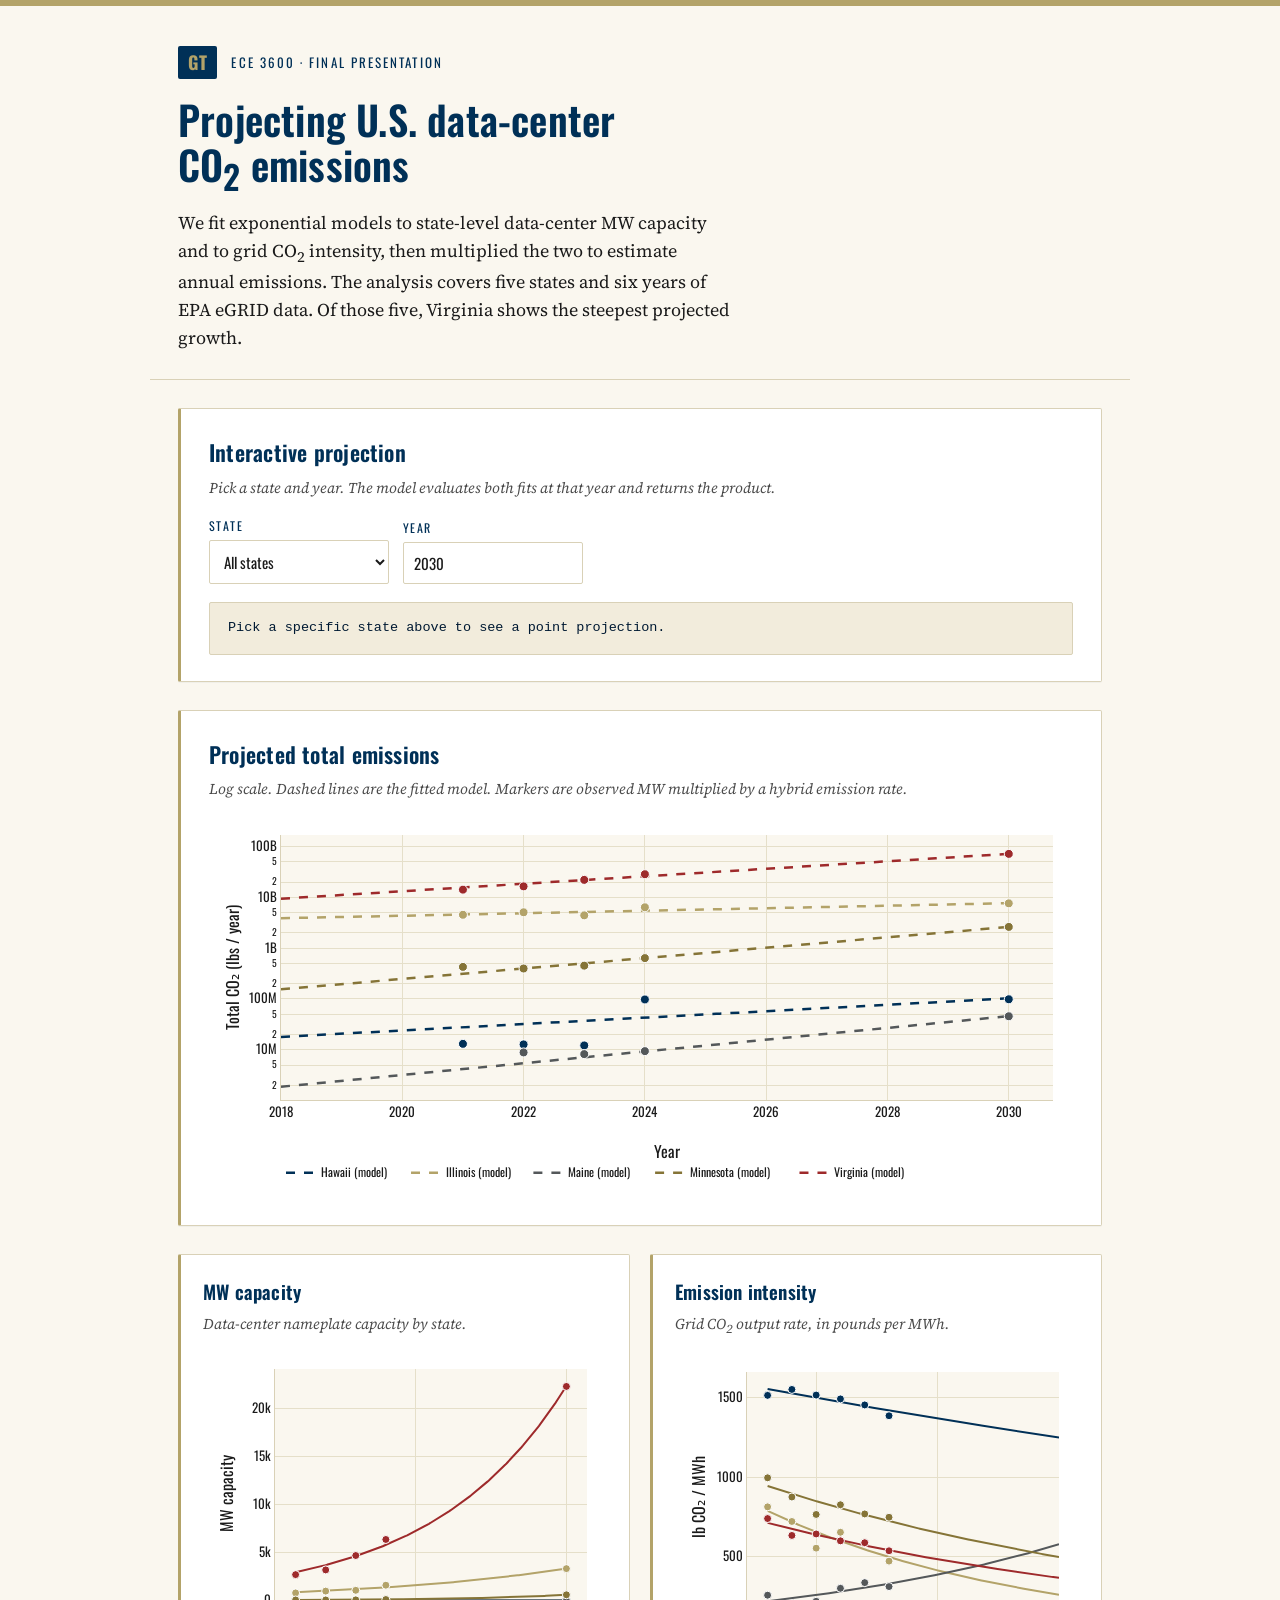
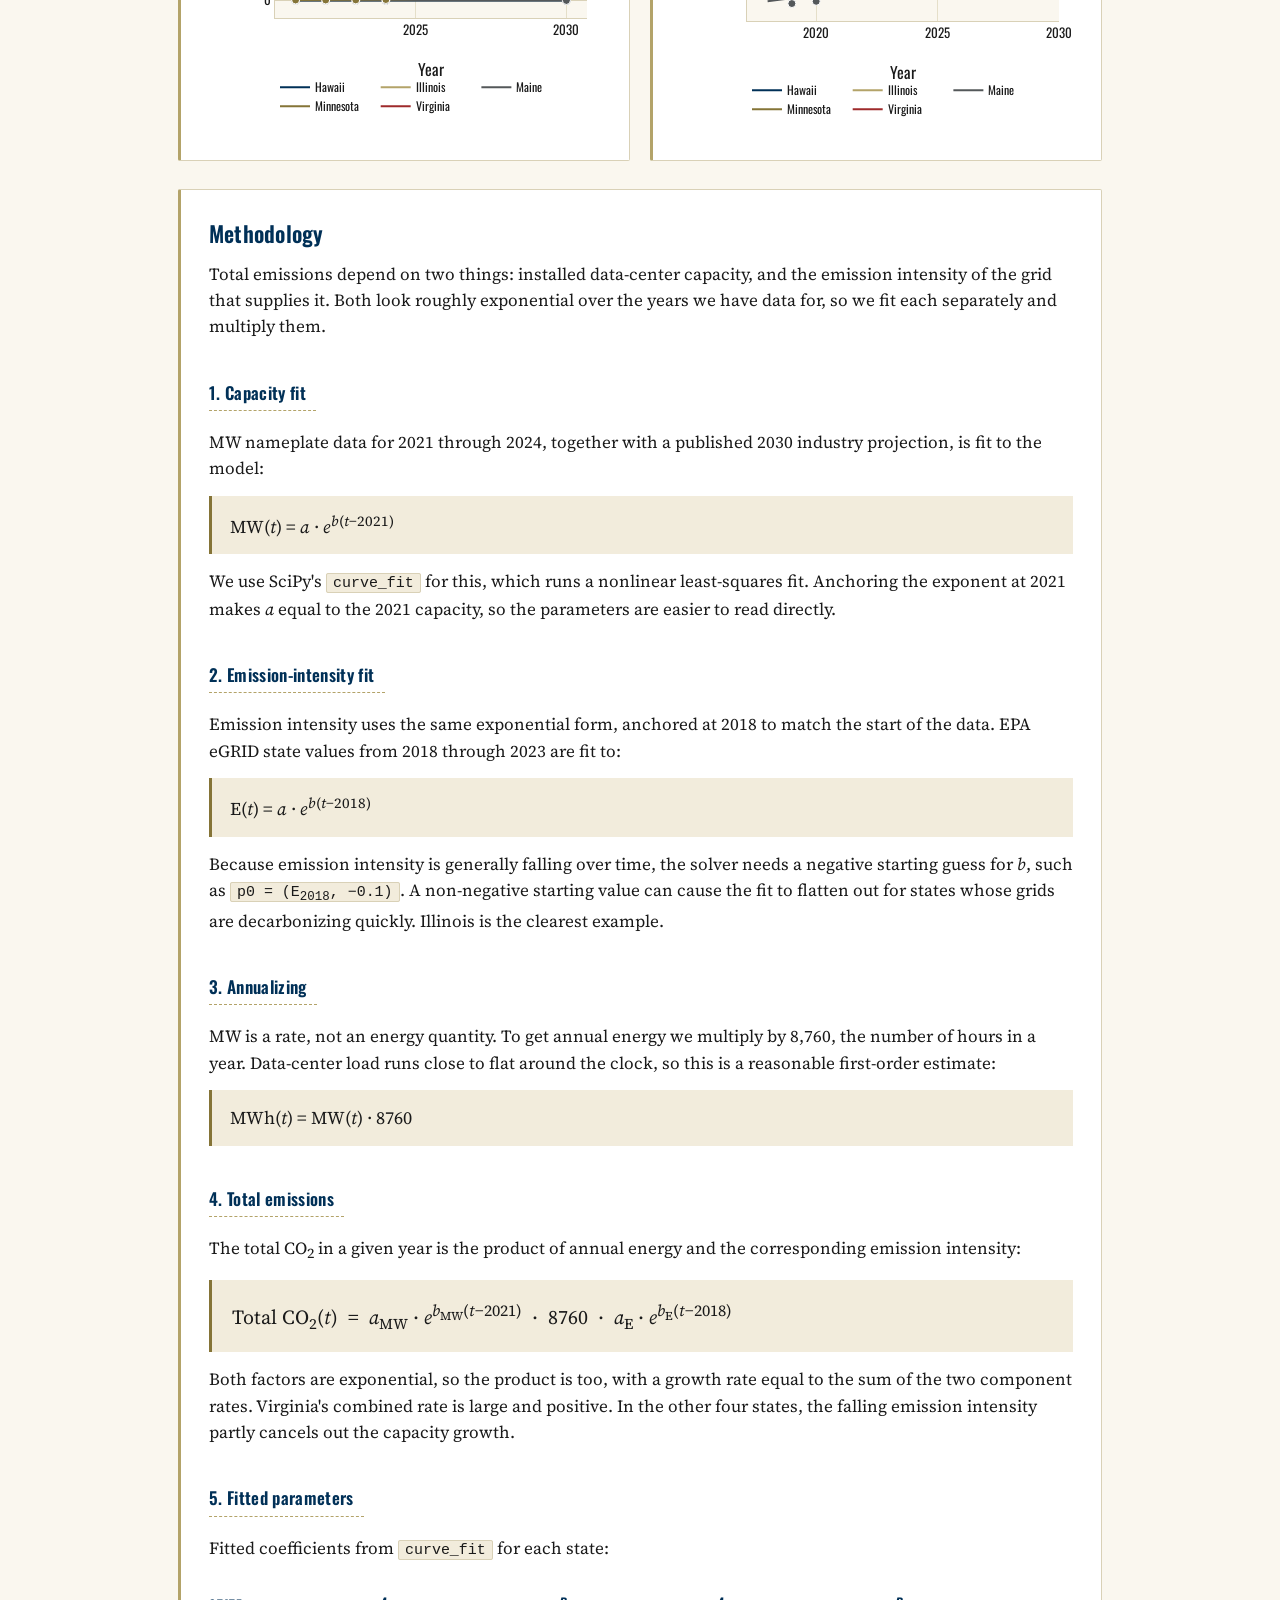
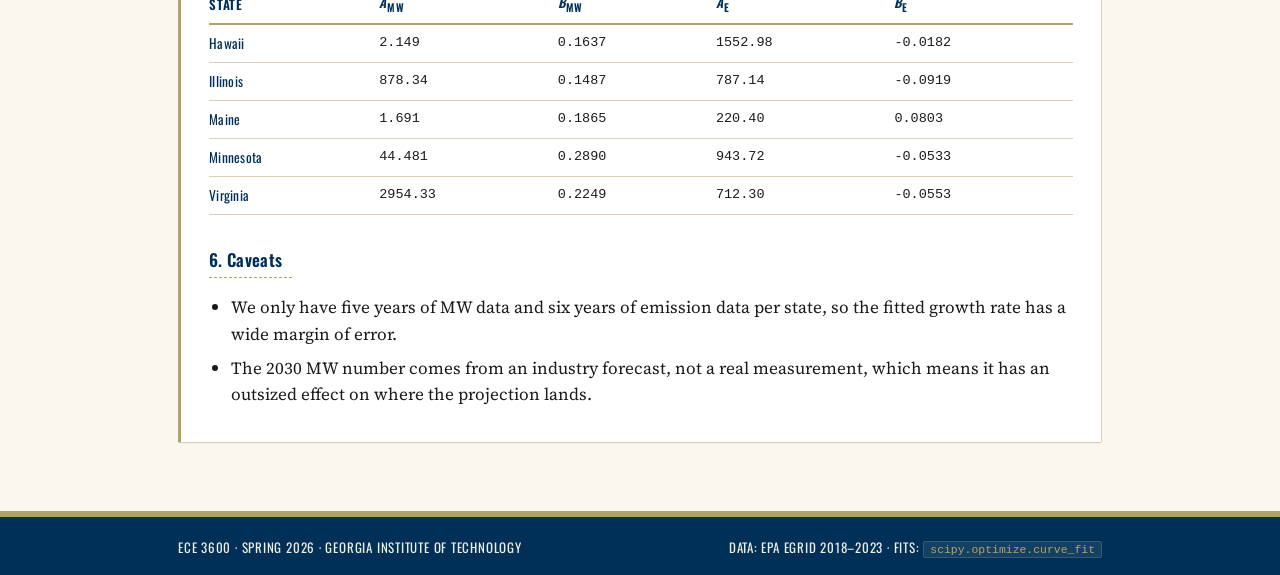
<file: index.html>
<!doctype html>
<html lang="en">
<head>
<meta charset="utf-8" />
<meta name="viewport" content="width=device-width, initial-scale=1" />
<title>Data Center CO₂ Projections — ECE 3600 Final</title>
<script src="https://cdn.plot.ly/plotly-2.35.2.min.js"></script>
<link rel="preconnect" href="https://fonts.googleapis.com">
<link rel="preconnect" href="https://fonts.gstatic.com" crossorigin>
<link href="https://fonts.googleapis.com/css2?family=Oswald:wght@500;600;700&family=Source+Serif+4:ital,wght@0,400;0,600;1,400&display=swap" rel="stylesheet">
<link rel="stylesheet" href="static/styles.css" />
</head>
<body>

  <div class="gold-bar"></div>
  <header>
    <div class="wordmark">
      <span class="gt">GT</span>
      <span class="course">ECE 3600 &middot; Final Presentation</span>
    </div>
    <h1>Projecting U.S. data-center CO<sub>2</sub> emissions</h1>
    <p class="lede">
      We fit exponential models to state-level data-center MW capacity and to grid
      CO<sub>2</sub> intensity, then multiplied the two to estimate annual emissions.
      The analysis covers five states and six years of EPA eGRID data.
      Of those five, Virginia shows the steepest projected growth.
    </p>
  </header>

  <main>

    <section id="try-it" class="panel">
      <h2>Interactive projection</h2>
      <p class="panel-sub">Pick a state and year. The model evaluates both fits at that year and returns the product.</p>
      <form id="project-form">
        <label>State
          <select name="state" id="state">
            <option value="__all__">All states</option>
          </select>
        </label>
        <label>Year
          <input type="number" name="year" id="year" value="2030" min="2018" max="2050" step="1" />
        </label>
      </form>
      <div id="result" class="result"></div>
    </section>

    <section class="panel">
      <h2>Projected total emissions</h2>
      <p class="panel-sub">Log scale. Dashed lines are the fitted model. Markers are observed MW multiplied by a hybrid emission rate.</p>
      <div id="total-chart" class="chart"></div>
    </section>

    <section class="panel grid-2">
      <div>
        <h2>MW capacity</h2>
        <p class="panel-sub">Data-center nameplate capacity by state.</p>
        <div id="mw-chart" class="chart"></div>
      </div>
      <div>
        <h2>Emission intensity</h2>
        <p class="panel-sub">Grid CO<sub>2</sub> output rate, in pounds per MWh.</p>
        <div id="em-chart" class="chart"></div>
      </div>
    </section>

    <section id="methodology" class="panel methodology">
      <h2>Methodology</h2>
      <p>
        Total emissions depend on two things: installed data-center capacity, and
        the emission intensity of the grid that supplies it. Both look roughly
        exponential over the years we have data for, so we fit each separately
        and multiply them.
      </p>

      <h3>1. Capacity fit</h3>
      <p>
        MW nameplate data for 2021 through 2024, together with a published 2030
        industry projection, is fit to the model:
      </p>
      <div class="eq">
        MW(<i>t</i>) = <i>a</i> &middot; <i>e</i><sup><i>b</i>(<i>t</i>&minus;2021)</sup>
      </div>
      <p>
        We use SciPy's <code>curve_fit</code> for this, which runs a nonlinear
        least-squares fit. Anchoring the exponent at 2021 makes <i>a</i> equal to
        the 2021 capacity, so the parameters are easier to read directly.
      </p>

      <h3>2. Emission-intensity fit</h3>
      <p>
        Emission intensity uses the same exponential form, anchored at 2018 to
        match the start of the data. EPA eGRID state values from 2018 through
        2023 are fit to:
      </p>
      <div class="eq">
        E(<i>t</i>) = <i>a</i> &middot; <i>e</i><sup><i>b</i>(<i>t</i>&minus;2018)</sup>
      </div>
      <p>
        Because emission intensity is generally falling over time, the solver
        needs a negative starting guess for <i>b</i>, such as
        <code>p0 = (E<sub>2018</sub>, &minus;0.1)</code>. A non-negative starting
        value can cause the fit to flatten out for states whose grids are
        decarbonizing quickly. Illinois is the clearest example.
      </p>

      <h3>3. Annualizing</h3>
      <p>
        MW is a rate, not an energy quantity. To get annual energy we multiply by
        8,760, the number of hours in a year. Data-center load runs close to flat
        around the clock, so this is a reasonable first-order estimate:
      </p>
      <div class="eq">
        MWh(<i>t</i>) = MW(<i>t</i>) &middot; 8760
      </div>

      <h3>4. Total emissions</h3>
      <p>
        The total CO<sub>2</sub> in a given year is the product of annual energy and
        the corresponding emission intensity:
      </p>
      <div class="eq big">
        Total CO<sub>2</sub>(<i>t</i>) &nbsp;=&nbsp; <i>a</i><sub>MW</sub> &middot; <i>e</i><sup><i>b</i><sub>MW</sub>(<i>t</i>&minus;2021)</sup>
        &nbsp;&middot;&nbsp; 8760
        &nbsp;&middot;&nbsp; <i>a</i><sub>E</sub> &middot; <i>e</i><sup><i>b</i><sub>E</sub>(<i>t</i>&minus;2018)</sup>
      </div>
      <p>
        Both factors are exponential, so the product is too, with a growth rate
        equal to the sum of the two component rates. Virginia's combined rate is
        large and positive. In the other four states, the falling emission intensity
        partly cancels out the capacity growth.
      </p>

      <h3>5. Fitted parameters</h3>
      <p>
        Fitted coefficients from <code>curve_fit</code> for each state:
      </p>
      <div class="table-wrap">
        <table id="fits-table">
          <thead>
            <tr>
              <th>State</th>
              <th><i>a</i><sub>MW</sub></th>
              <th><i>b</i><sub>MW</sub></th>
              <th><i>a</i><sub>E</sub></th>
              <th><i>b</i><sub>E</sub></th>
            </tr>
          </thead>
          <tbody></tbody>
        </table>
      </div>

      <h3>6. Caveats</h3>
      <ul class="caveats">
        <li>We only have five years of MW data and six years of emission data per state, so the fitted growth rate has a wide margin of error.</li>
        <li>The 2030 MW number comes from an industry forecast, not a real measurement, which means it has an outsized effect on where the projection lands.</li>
      </ul>
    </section>

  </main>

  <footer>
    <div class="footer-inner">
      <span>ECE 3600 &middot; Spring 2026 &middot; Georgia Institute of Technology</span>
      <span>Data: EPA eGRID 2018&ndash;2023 &middot; Fits: <code>scipy.optimize.curve_fit</code></span>
    </div>
  </footer>

  <script src="static/app.js"></script>
</body>
</html>
</file>
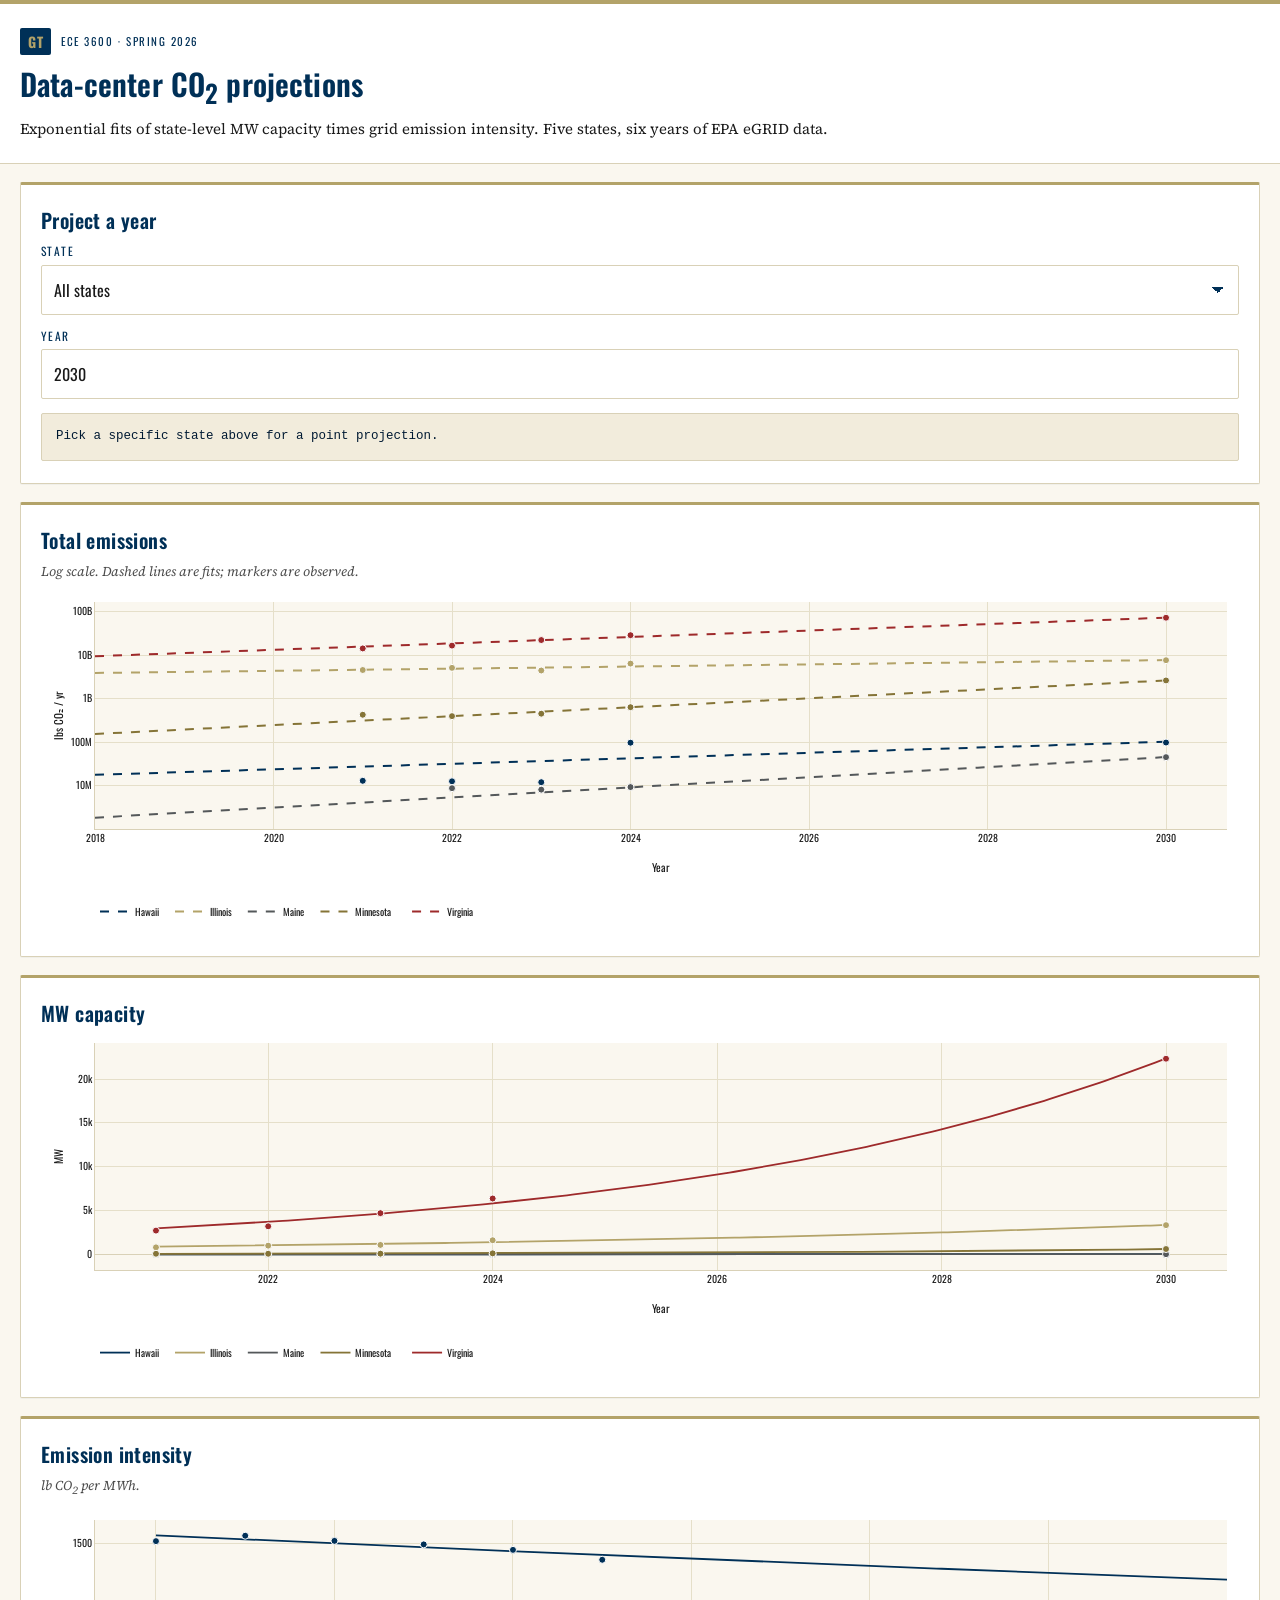
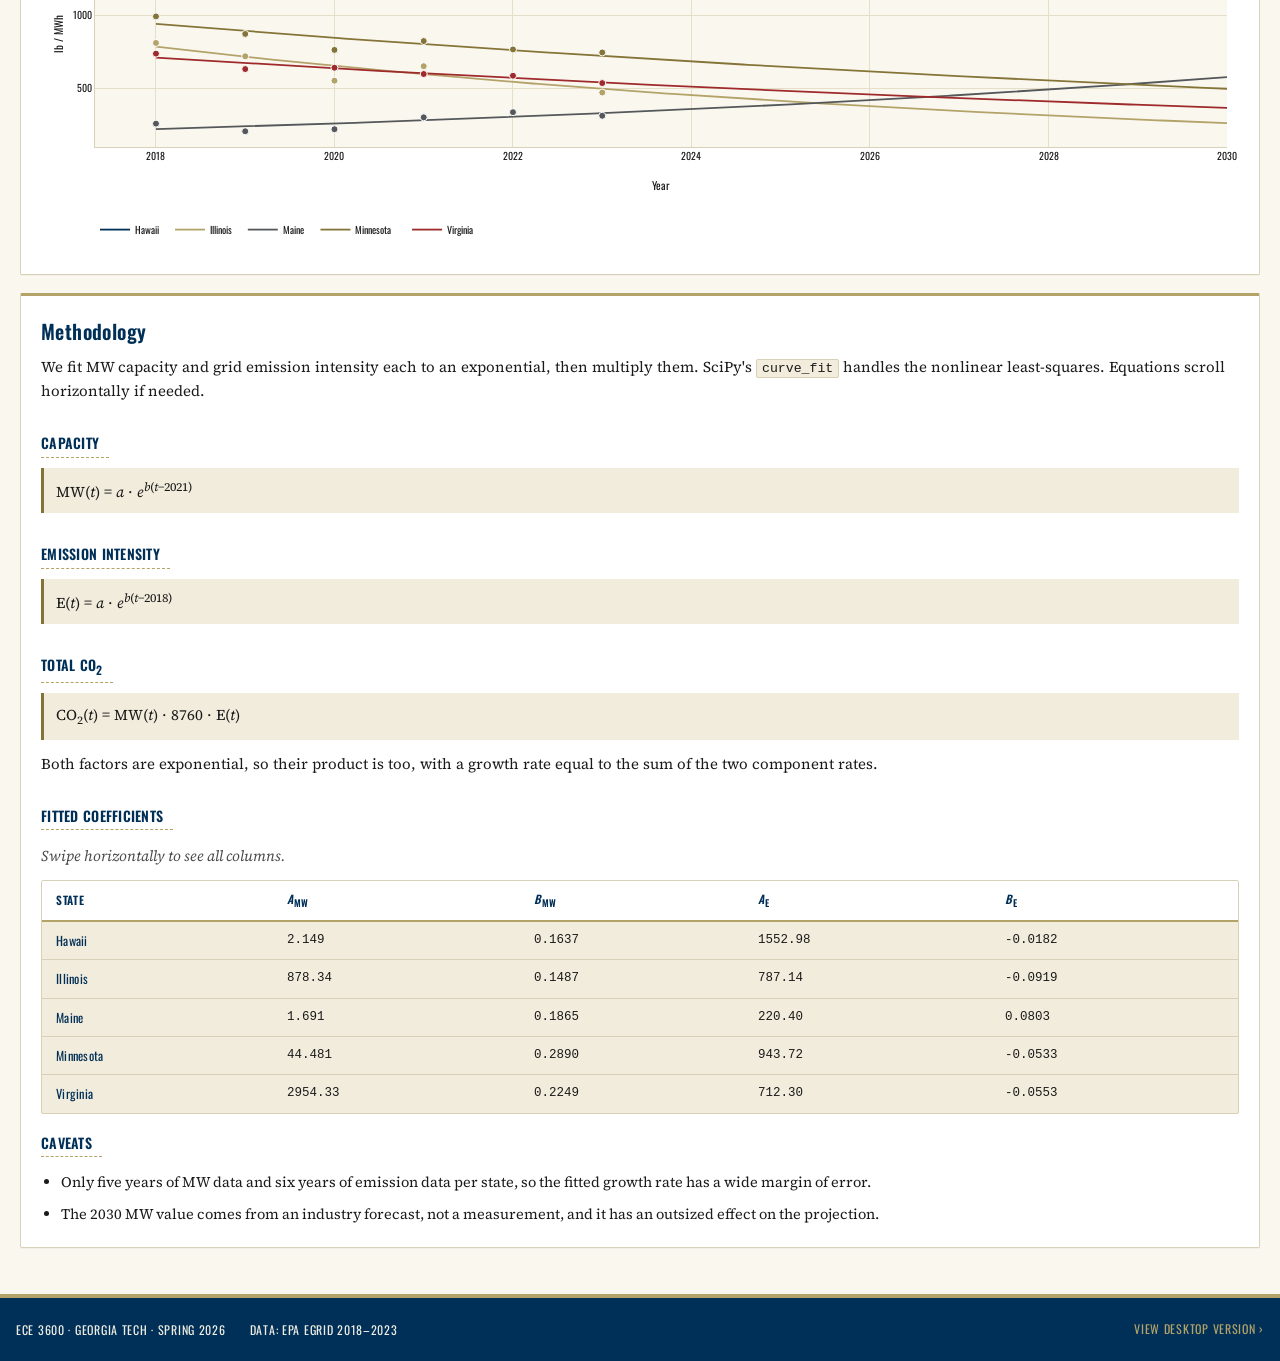
<file: mobile/index.html>
<!doctype html>
<html lang="en">
<head>
<meta charset="utf-8" />
<meta name="viewport" content="width=device-width, initial-scale=1, viewport-fit=cover" />
<meta name="theme-color" content="#003057" />
<title>Data-center CO₂ projections · mobile</title>
<script src="https://cdn.plot.ly/plotly-2.35.2.min.js"></script>
<link rel="preconnect" href="https://fonts.googleapis.com">
<link rel="preconnect" href="https://fonts.gstatic.com" crossorigin>
<link href="https://fonts.googleapis.com/css2?family=Oswald:wght@500;600;700&family=Source+Serif+4:ital,wght@0,400;0,600;1,400&display=swap" rel="stylesheet">
<link rel="stylesheet" href="styles.css" />
</head>
<body>

  <div class="gold-bar"></div>
  <header>
    <div class="wordmark">
      <span class="gt">GT</span>
      <span class="course">ECE 3600 &middot; Spring 2026</span>
    </div>
    <h1>Data-center CO<sub>2</sub> projections</h1>
    <p class="lede">
      Exponential fits of state-level MW capacity times grid emission
      intensity. Five states, six years of EPA eGRID data.
    </p>
  </header>

  <main>

    <section class="panel">
      <h2>Project a year</h2>
      <form id="project-form">
        <label>State
          <select name="state" id="state">
            <option value="__all__">All states</option>
          </select>
        </label>
        <label>Year
          <input type="number" name="year" id="year" value="2030" min="2018" max="2050" step="1" inputmode="numeric" />
        </label>
      </form>
      <div id="result" class="result"></div>
    </section>

    <section class="panel">
      <h2>Total emissions</h2>
      <p class="panel-sub">Log scale. Dashed lines are fits; markers are observed.</p>
      <div id="total-chart" class="chart"></div>
    </section>

    <section class="panel">
      <h2>MW capacity</h2>
      <div id="mw-chart" class="chart"></div>
    </section>

    <section class="panel">
      <h2>Emission intensity</h2>
      <p class="panel-sub">lb CO<sub>2</sub> per MWh.</p>
      <div id="em-chart" class="chart"></div>
    </section>

    <section class="panel methodology">
      <h2>Methodology</h2>
      <p>
        We fit MW capacity and grid emission intensity each to an exponential,
        then multiply them. SciPy's <code>curve_fit</code> handles the nonlinear
        least-squares. Equations scroll horizontally if needed.
      </p>

      <h3>Capacity</h3>
      <div class="eq">MW(<i>t</i>) = <i>a</i> &middot; <i>e</i><sup><i>b</i>(<i>t</i>&minus;2021)</sup></div>

      <h3>Emission intensity</h3>
      <div class="eq">E(<i>t</i>) = <i>a</i> &middot; <i>e</i><sup><i>b</i>(<i>t</i>&minus;2018)</sup></div>

      <h3>Total CO<sub>2</sub></h3>
      <div class="eq">CO<sub>2</sub>(<i>t</i>) = MW(<i>t</i>) &middot; 8760 &middot; E(<i>t</i>)</div>
      <p>
        Both factors are exponential, so their product is too, with a growth rate
        equal to the sum of the two component rates.
      </p>

      <h3>Fitted coefficients</h3>
      <p class="panel-sub">Swipe horizontally to see all columns.</p>
      <div class="table-wrap">
        <table id="fits-table">
          <thead>
            <tr>
              <th>State</th>
              <th><i>a</i><sub>MW</sub></th>
              <th><i>b</i><sub>MW</sub></th>
              <th><i>a</i><sub>E</sub></th>
              <th><i>b</i><sub>E</sub></th>
            </tr>
          </thead>
          <tbody></tbody>
        </table>
      </div>

      <h3>Caveats</h3>
      <ul class="caveats">
        <li>Only five years of MW data and six years of emission data per state, so the fitted growth rate has a wide margin of error.</li>
        <li>The 2030 MW value comes from an industry forecast, not a measurement, and it has an outsized effect on the projection.</li>
      </ul>
    </section>

  </main>

  <footer>
    <div class="footer-inner">
      <span>ECE 3600 &middot; Georgia Tech &middot; Spring 2026</span>
      <span>Data: EPA eGRID 2018&ndash;2023</span>
      <a href="../index.html">View desktop version &rsaquo;</a>
    </div>
  </footer>

  <script src="app.js"></script>
</body>
</html>
</file>
<file: static/styles.css>
:root {
  --gt-gold: #B3A369;
  --gt-gold-deep: #857437;
  --gt-navy: #003057;
  --gt-navy-ink: #001A33;
  --paper: #FAF7EF;
  --paper-2: #F2ECDC;
  --rule: #D9D1B7;
  --text: #1A1A1A;
  --muted: #4A4A4A;
  --warn: #9E2A2B;
}

* { box-sizing: border-box; }

html, body {
  margin: 0;
  padding: 0;
  background: var(--paper);
  color: var(--text);
  font-family: "Source Serif 4", Georgia, "Times New Roman", serif;
  font-size: 17px;
  line-height: 1.55;
}

.gold-bar {
  height: 6px;
  background: var(--gt-gold);
}

header {
  max-width: 980px;
  margin: 0 auto;
  padding: 40px 28px 28px;
  border-bottom: 1px solid var(--rule);
}

.wordmark {
  display: flex;
  align-items: center;
  gap: 14px;
  margin-bottom: 18px;
}
.wordmark .gt {
  font-family: "Oswald", sans-serif;
  font-weight: 700;
  background: var(--gt-navy);
  color: var(--gt-gold);
  padding: 3px 10px 2px;
  font-size: 18px;
  letter-spacing: 0.04em;
  border-radius: 2px;
}
.wordmark .course {
  font-family: "Oswald", sans-serif;
  text-transform: uppercase;
  font-size: 13px;
  letter-spacing: 0.16em;
  color: var(--gt-navy);
}

header h1 {
  font-family: "Oswald", sans-serif;
  font-weight: 600;
  color: var(--gt-navy);
  font-size: 40px;
  line-height: 1.12;
  margin: 0 0 14px;
  letter-spacing: 0.005em;
  max-width: 22ch;
}

.lede {
  font-size: 18px;
  color: var(--text);
  margin: 0;
  max-width: 62ch;
}
.lede em { font-style: italic; }

main {
  max-width: 980px;
  margin: 0 auto;
  padding: 28px 28px 40px;
  display: block;
}

.panel {
  background: #FFFFFF;
  border: 1px solid var(--rule);
  border-left: 3px solid var(--gt-gold);
  border-radius: 2px;
  padding: 26px 28px;
  margin-bottom: 28px;
  box-shadow: 0 1px 0 rgba(0, 48, 87, 0.04);
}

.panel h2 {
  font-family: "Oswald", sans-serif;
  color: var(--gt-navy);
  font-size: 22px;
  font-weight: 600;
  margin: 0 0 6px;
  letter-spacing: 0.01em;
}
.panel-sub {
  margin: 0 0 18px;
  color: var(--muted);
  font-size: 15px;
  font-style: italic;
}

.grid-2 {
  background: transparent;
  border: none;
  padding: 0;
  margin-bottom: 28px;
  box-shadow: none;
  display: grid;
  grid-template-columns: 1fr 1fr;
  gap: 20px;
}
.grid-2 > div {
  background: #FFFFFF;
  border: 1px solid var(--rule);
  border-left: 3px solid var(--gt-gold);
  border-radius: 2px;
  padding: 22px 22px 24px;
}
.grid-2 h2 { font-size: 19px; }

form {
  display: flex;
  flex-wrap: wrap;
  gap: 14px;
  align-items: end;
}

label {
  display: flex;
  flex-direction: column;
  gap: 5px;
  font-family: "Oswald", sans-serif;
  font-size: 12px;
  color: var(--gt-navy);
  letter-spacing: 0.12em;
  text-transform: uppercase;
}

select, input {
  background: #FFFFFF;
  color: var(--text);
  border: 1px solid var(--rule);
  border-radius: 2px;
  padding: 9px 10px;
  font-size: 15px;
  font-family: inherit;
  min-width: 180px;
}
select:focus, input:focus {
  outline: 2px solid var(--gt-gold);
  outline-offset: 1px;
  border-color: var(--gt-gold);
}

button {
  background: var(--gt-navy);
  color: #FFFFFF;
  border: 0;
  padding: 10px 18px;
  border-radius: 2px;
  font-family: "Oswald", sans-serif;
  font-size: 14px;
  letter-spacing: 0.08em;
  text-transform: uppercase;
  font-weight: 600;
  cursor: pointer;
  transition: background 120ms ease;
}
button:hover { background: var(--gt-navy-ink); }
button:disabled { background: #8A8A8A; cursor: not-allowed; }

.result {
  margin-top: 18px;
  background: var(--paper-2);
  border: 1px solid var(--rule);
  border-radius: 2px;
  padding: 14px 18px;
  font-family: "SF Mono", Menlo, Consolas, monospace;
  font-size: 13.5px;
  line-height: 1.7;
  white-space: pre-wrap;
  min-height: 24px;
  color: var(--gt-navy-ink);
}

.chart { width: 100%; height: 380px; }

/* Methodology */

.methodology p { margin: 10px 0 14px; }
.methodology h3 {
  font-family: "Oswald", sans-serif;
  color: var(--gt-navy);
  font-size: 17px;
  font-weight: 600;
  margin: 26px 0 8px;
  letter-spacing: 0.02em;
  border-bottom: 1px dashed var(--gt-gold);
  padding-bottom: 4px;
  display: inline-block;
  padding-right: 10px;
}

.eq {
  background: var(--paper-2);
  border-left: 3px solid var(--gt-gold-deep);
  padding: 14px 18px;
  margin: 10px 0 14px;
  font-family: "Source Serif 4", "Cambria Math", Georgia, serif;
  font-size: 18px;
  overflow-x: auto;
}
.eq.big { font-size: 20px; padding: 18px 20px; }
.eq i { font-style: italic; }
.eq sub { font-size: 0.75em; }
.eq sup { font-size: 0.8em; }

code {
  background: var(--paper-2);
  border: 1px solid var(--rule);
  padding: 1px 6px;
  border-radius: 2px;
  font-family: "SF Mono", Menlo, Consolas, monospace;
  font-size: 0.88em;
}

.table-wrap { overflow-x: auto; }
#fits-table {
  width: 100%;
  border-collapse: collapse;
  margin: 8px 0 6px;
  font-size: 15px;
}
#fits-table th, #fits-table td {
  text-align: left;
  padding: 8px 14px 8px 0;
  border-bottom: 1px solid var(--rule);
}
#fits-table thead th {
  font-family: "Oswald", sans-serif;
  color: var(--gt-navy);
  font-weight: 600;
  letter-spacing: 0.06em;
  border-bottom: 2px solid var(--gt-gold);
  text-transform: uppercase;
  font-size: 13px;
}
#fits-table tbody td:first-child {
  font-family: "Oswald", sans-serif;
  color: var(--gt-navy);
  letter-spacing: 0.02em;
}
#fits-table tbody td {
  font-family: "SF Mono", Menlo, Consolas, monospace;
  font-size: 13.5px;
}

.caveats {
  margin: 8px 0 4px;
  padding-left: 22px;
}
.caveats li { margin-bottom: 8px; }
.caveats em { color: var(--warn); font-style: italic; }

footer {
  border-top: 6px solid var(--gt-gold);
  background: var(--gt-navy);
  color: #EEEDE4;
}
.footer-inner {
  max-width: 980px;
  margin: 0 auto;
  padding: 20px 28px;
  display: flex;
  justify-content: space-between;
  gap: 14px;
  font-size: 13px;
  font-family: "Oswald", sans-serif;
  letter-spacing: 0.06em;
  text-transform: uppercase;
}
footer code {
  background: rgba(255,255,255,0.08);
  border: 1px solid rgba(255,255,255,0.14);
  color: var(--gt-gold);
  font-family: "SF Mono", Menlo, Consolas, monospace;
  letter-spacing: 0;
  text-transform: none;
}

@media (max-width: 860px) {
  header h1 { font-size: 30px; }
  .grid-2 { grid-template-columns: 1fr; }
  .footer-inner { flex-direction: column; }
  .eq { font-size: 16px; }
  .eq.big { font-size: 17px; }
}
</file>
<file: mobile/styles.css>
:root {
  --gt-gold: #B3A369;
  --gt-gold-deep: #857437;
  --gt-navy: #003057;
  --gt-navy-ink: #001A33;
  --paper: #FAF7EF;
  --paper-2: #F2ECDC;
  --rule: #D9D1B7;
  --text: #1A1A1A;
  --muted: #4A4A4A;
}

* { box-sizing: border-box; }

html, body {
  margin: 0;
  padding: 0;
  background: var(--paper);
  color: var(--text);
  font-family: "Source Serif 4", Georgia, "Times New Roman", serif;
  font-size: 16px;
  line-height: 1.55;
  -webkit-text-size-adjust: 100%;
  -webkit-font-smoothing: antialiased;
}

.gold-bar {
  height: 4px;
  background: var(--gt-gold);
}

header {
  padding: 18px 16px 20px;
  border-bottom: 1px solid var(--rule);
  background: #FFFFFF;
}

.wordmark {
  display: flex;
  align-items: center;
  gap: 10px;
  margin-bottom: 12px;
}
.wordmark .gt {
  font-family: "Oswald", sans-serif;
  font-weight: 700;
  background: var(--gt-navy);
  color: var(--gt-gold);
  padding: 3px 8px 2px;
  font-size: 14px;
  letter-spacing: 0.04em;
  border-radius: 2px;
}
.wordmark .course {
  font-family: "Oswald", sans-serif;
  text-transform: uppercase;
  font-size: 11px;
  letter-spacing: 0.14em;
  color: var(--gt-navy);
}

header h1 {
  font-family: "Oswald", sans-serif;
  font-weight: 600;
  color: var(--gt-navy);
  font-size: 26px;
  line-height: 1.15;
  margin: 0 0 10px;
  letter-spacing: 0.005em;
}

.lede {
  font-size: 15px;
  margin: 0;
  color: var(--text);
}

main {
  padding: 14px 14px 22px;
  display: block;
}

.panel {
  background: #FFFFFF;
  border: 1px solid var(--rule);
  border-top: 3px solid var(--gt-gold);
  border-radius: 2px;
  padding: 16px 16px 18px;
  margin-bottom: 14px;
  box-shadow: 0 1px 0 rgba(0, 48, 87, 0.04);
}

.panel h2 {
  font-family: "Oswald", sans-serif;
  color: var(--gt-navy);
  font-size: 18px;
  font-weight: 600;
  margin: 0 0 6px;
  letter-spacing: 0.02em;
}
.panel-sub {
  margin: 0 0 12px;
  color: var(--muted);
  font-size: 13.5px;
  font-style: italic;
}

form {
  display: flex;
  flex-direction: column;
  gap: 12px;
}
label {
  display: flex;
  flex-direction: column;
  gap: 5px;
  font-family: "Oswald", sans-serif;
  font-size: 11.5px;
  color: var(--gt-navy);
  letter-spacing: 0.12em;
  text-transform: uppercase;
}
select, input {
  background: #FFFFFF;
  color: var(--text);
  border: 1px solid var(--rule);
  border-radius: 2px;
  padding: 12px;
  /* 16px prevents iOS Safari auto-zoom on focus */
  font-size: 16px;
  font-family: inherit;
  width: 100%;
  min-height: 46px;
  appearance: none;
  -webkit-appearance: none;
}
select {
  background-image: linear-gradient(45deg, transparent 50%, var(--gt-navy) 50%),
                    linear-gradient(135deg, var(--gt-navy) 50%, transparent 50%);
  background-position: calc(100% - 20px) 50%, calc(100% - 14px) 50%;
  background-size: 6px 6px, 6px 6px;
  background-repeat: no-repeat;
  padding-right: 36px;
}
select:focus, input:focus {
  outline: 2px solid var(--gt-gold);
  outline-offset: 1px;
  border-color: var(--gt-gold);
}

button {
  background: var(--gt-navy);
  color: #FFFFFF;
  border: 0;
  padding: 14px 18px;
  border-radius: 2px;
  font-family: "Oswald", sans-serif;
  font-size: 15px;
  letter-spacing: 0.08em;
  text-transform: uppercase;
  font-weight: 600;
  cursor: pointer;
  width: 100%;
  min-height: 48px;
  transition: background 120ms ease;
}
button:active { background: var(--gt-navy-ink); }
button:disabled { background: #8A8A8A; cursor: not-allowed; }

.result {
  margin-top: 14px;
  background: var(--paper-2);
  border: 1px solid var(--rule);
  border-radius: 2px;
  padding: 12px 14px;
  font-family: "SF Mono", Menlo, Consolas, monospace;
  font-size: 12.5px;
  line-height: 1.7;
  white-space: pre-wrap;
  min-height: 24px;
  color: var(--gt-navy-ink);
  overflow-x: auto;
  -webkit-overflow-scrolling: touch;
}

.chart { width: 100%; height: 280px; }

.methodology p { margin: 8px 0 12px; font-size: 15px; }
.methodology h3 {
  font-family: "Oswald", sans-serif;
  color: var(--gt-navy);
  font-size: 14px;
  font-weight: 600;
  margin: 18px 0 6px;
  letter-spacing: 0.02em;
  border-bottom: 1px dashed var(--gt-gold);
  padding-bottom: 3px;
  display: inline-block;
  padding-right: 10px;
  text-transform: uppercase;
}

.eq {
  background: var(--paper-2);
  border-left: 3px solid var(--gt-gold-deep);
  padding: 10px 12px;
  margin: 4px 0 12px;
  font-family: "Source Serif 4", "Cambria Math", Georgia, serif;
  font-size: 15px;
  overflow-x: auto;
  white-space: nowrap;
  -webkit-overflow-scrolling: touch;
}
.eq i { font-style: italic; }
.eq sub { font-size: 0.75em; }
.eq sup { font-size: 0.8em; }

code {
  background: var(--paper-2);
  border: 1px solid var(--rule);
  padding: 1px 5px;
  border-radius: 2px;
  font-family: "SF Mono", Menlo, Consolas, monospace;
  font-size: 0.88em;
}

.table-wrap {
  overflow-x: auto;
  -webkit-overflow-scrolling: touch;
  border: 1px solid var(--rule);
  border-radius: 2px;
  background: var(--paper-2);
}
#fits-table {
  width: 100%;
  min-width: 480px;
  border-collapse: collapse;
  margin: 0;
  font-size: 13px;
}
#fits-table th, #fits-table td {
  text-align: left;
  padding: 9px 14px;
  border-bottom: 1px solid var(--rule);
  white-space: nowrap;
}
#fits-table tbody tr:last-child td { border-bottom: 0; }
#fits-table thead th {
  font-family: "Oswald", sans-serif;
  color: var(--gt-navy);
  font-weight: 600;
  letter-spacing: 0.06em;
  border-bottom: 2px solid var(--gt-gold);
  text-transform: uppercase;
  font-size: 11.5px;
  background: #FFFFFF;
}
#fits-table tbody td:first-child {
  font-family: "Oswald", sans-serif;
  color: var(--gt-navy);
  letter-spacing: 0.02em;
}
#fits-table tbody td {
  font-family: "SF Mono", Menlo, Consolas, monospace;
  font-size: 12.5px;
}

.caveats {
  margin: 8px 0 0;
  padding-left: 20px;
  font-size: 14.5px;
}
.caveats li { margin-bottom: 9px; }
.caveats li:last-child { margin-bottom: 0; }

footer {
  border-top: 4px solid var(--gt-gold);
  background: var(--gt-navy);
  color: #EEEDE4;
}
.footer-inner {
  padding: 16px 16px calc(16px + env(safe-area-inset-bottom));
  display: flex;
  flex-direction: column;
  gap: 6px;
  font-size: 12px;
  font-family: "Oswald", sans-serif;
  letter-spacing: 0.06em;
  text-transform: uppercase;
}
.footer-inner a {
  color: var(--gt-gold);
  text-decoration: none;
  font-family: "Oswald", sans-serif;
  letter-spacing: 0.06em;
  margin-top: 4px;
  padding: 6px 0;
  min-height: 32px;
}
.footer-inner a:active { color: #FFFFFF; }
footer code {
  background: rgba(255,255,255,0.08);
  border: 1px solid rgba(255,255,255,0.14);
  color: var(--gt-gold);
  font-family: "SF Mono", Menlo, Consolas, monospace;
  letter-spacing: 0;
  text-transform: none;
}

/* Tablet breakpoint: a little more breathing room */
@media (min-width: 600px) {
  header { padding: 24px 20px 22px; }
  header h1 { font-size: 30px; }
  main { padding: 18px 20px 28px; }
  .panel { padding: 20px 20px 22px; margin-bottom: 18px; }
  .panel h2 { font-size: 20px; }
  .chart { height: 340px; }
  .footer-inner { flex-direction: row; flex-wrap: wrap; gap: 10px 24px; align-items: center; }
  .footer-inner a { margin-left: auto; margin-top: 0; }
}
</file>
